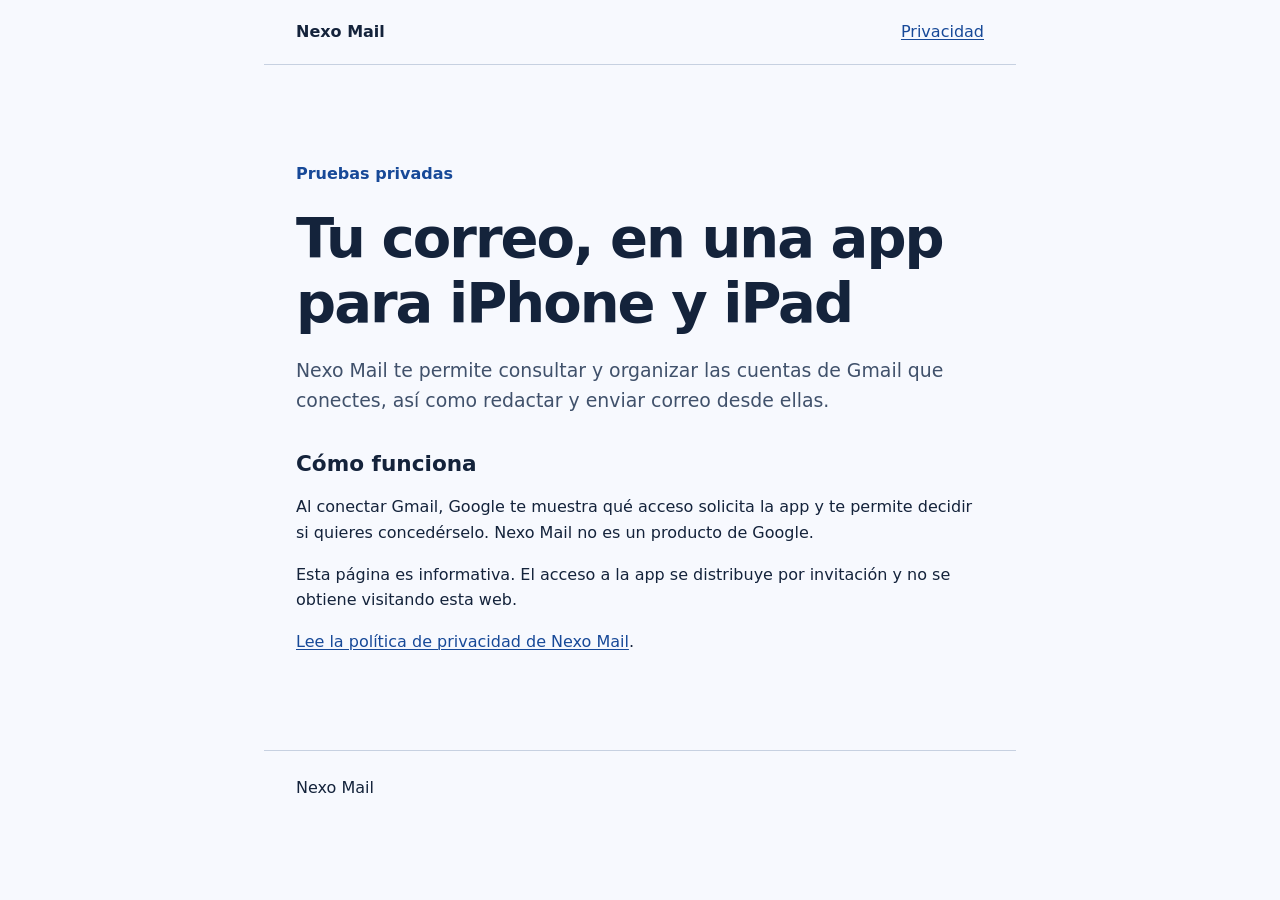
<file: index.html>
<!doctype html>
<html lang="es">
<head>
<meta charset="utf-8">
<meta name="viewport" content="width=device-width, initial-scale=1">
<meta name="description" content="Nexo Mail, un cliente de Gmail para iPhone y iPad en pruebas privadas.">
<title>Nexo Mail · Correo para iPhone y iPad</title>
<link rel="stylesheet" href="style.css">
</head>
<body>
<header><a href="./" class="brand">Nexo Mail</a><a href="privacy.html">Privacidad</a></header>
<main>
<p class="tag">Pruebas privadas</p>
<h1>Tu correo, en una app para iPhone y iPad</h1>
<p class="intro">Nexo Mail te permite consultar y organizar las cuentas de Gmail que conectes, así como redactar y enviar correo desde ellas.</p>
<section>
<h2>Cómo funciona</h2>
<p>Al conectar Gmail, Google te muestra qué acceso solicita la app y te permite decidir si quieres concedérselo. Nexo Mail no es un producto de Google.</p>
<p>Esta página es informativa. El acceso a la app se distribuye por invitación y no se obtiene visitando esta web.</p>
<p><a href="privacy.html">Lee la política de privacidad de Nexo Mail</a>.</p>
</section>
</main>
<footer>Nexo Mail</footer>
</body>
</html>
</file>
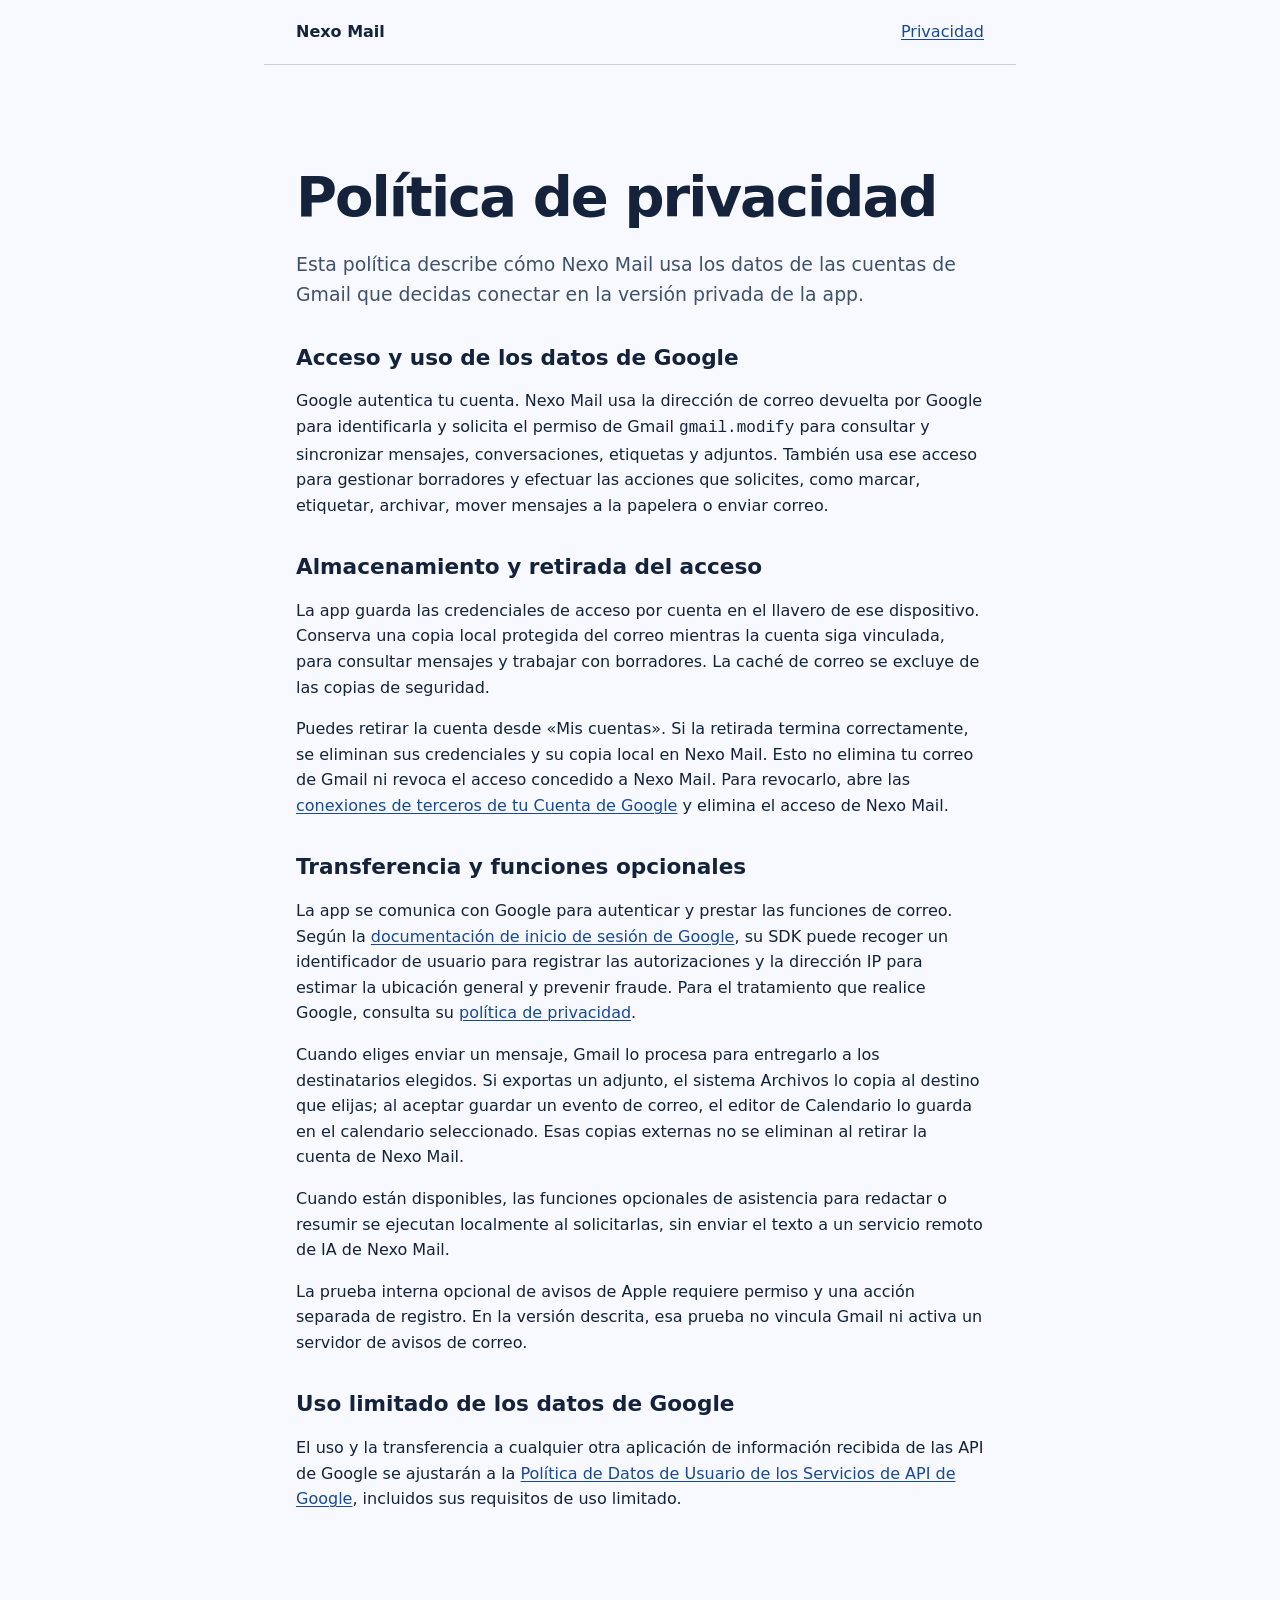
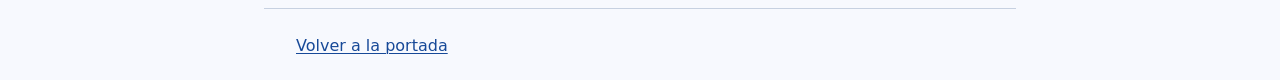
<file: privacy.html>
<!doctype html>
<html lang="es">
<head>
<meta charset="utf-8">
<meta name="viewport" content="width=device-width, initial-scale=1">
<meta name="description" content="Cómo Nexo Mail accede, usa, almacena y comparte los datos de Google.">
<title>Política de privacidad · Nexo Mail</title>
<link rel="stylesheet" href="style.css">
</head>
<body>
<header><a href="./" class="brand">Nexo Mail</a><a href="privacy.html" aria-current="page">Privacidad</a></header>
<main>
<h1>Política de privacidad</h1>
<p class="intro">Esta política describe cómo Nexo Mail usa los datos de las cuentas de Gmail que decidas conectar en la versión privada de la app.</p>
<section>
<h2>Acceso y uso de los datos de Google</h2>
<p>Google autentica tu cuenta. Nexo Mail usa la dirección de correo devuelta por Google para identificarla y solicita el permiso de Gmail <code>gmail.modify</code> para consultar y sincronizar mensajes, conversaciones, etiquetas y adjuntos. También usa ese acceso para gestionar borradores y efectuar las acciones que solicites, como marcar, etiquetar, archivar, mover mensajes a la papelera o enviar correo.</p>
<h2>Almacenamiento y retirada del acceso</h2>
<p>La app guarda las credenciales de acceso por cuenta en el llavero de ese dispositivo. Conserva una copia local protegida del correo mientras la cuenta siga vinculada, para consultar mensajes y trabajar con borradores. La caché de correo se excluye de las copias de seguridad.</p>
<p>Puedes retirar la cuenta desde «Mis cuentas». Si la retirada termina correctamente, se eliminan sus credenciales y su copia local en Nexo Mail. Esto no elimina tu correo de Gmail ni revoca el acceso concedido a Nexo Mail. Para revocarlo, abre las <a href="https://myaccount.google.com/connections">conexiones de terceros de tu Cuenta de Google</a> y elimina el acceso de Nexo Mail.</p>
<h2>Transferencia y funciones opcionales</h2>
<p>La app se comunica con Google para autenticar y prestar las funciones de correo. Según la <a href="https://developers.google.com/identity/sign-in/ios/app-privacy">documentación de inicio de sesión de Google</a>, su SDK puede recoger un identificador de usuario para registrar las autorizaciones y la dirección IP para estimar la ubicación general y prevenir fraude. Para el tratamiento que realice Google, consulta su <a href="https://policies.google.com/privacy?hl=es">política de privacidad</a>.</p>
<p>Cuando eliges enviar un mensaje, Gmail lo procesa para entregarlo a los destinatarios elegidos. Si exportas un adjunto, el sistema Archivos lo copia al destino que elijas; al aceptar guardar un evento de correo, el editor de Calendario lo guarda en el calendario seleccionado. Esas copias externas no se eliminan al retirar la cuenta de Nexo Mail.</p>
<p>Cuando están disponibles, las funciones opcionales de asistencia para redactar o resumir se ejecutan localmente al solicitarlas, sin enviar el texto a un servicio remoto de IA de Nexo Mail.</p>
<p>La prueba interna opcional de avisos de Apple requiere permiso y una acción separada de registro. En la versión descrita, esa prueba no vincula Gmail ni activa un servidor de avisos de correo.</p>
<h2>Uso limitado de los datos de Google</h2>
<p>El uso y la transferencia a cualquier otra aplicación de información recibida de las API de Google se ajustarán a la <a href="https://developers.google.com/terms/api-services-user-data-policy">Política de Datos de Usuario de los Servicios de API de Google</a>, incluidos sus requisitos de uso limitado.</p>
</section>
</main>
<footer><a href="./">Volver a la portada</a></footer>
</body>
</html>
</file>
<file: style.css>
:root{color-scheme:light dark;--bg:#f7f9fe;--ink:#14233b;--link:#174998;--soft:#40516b;--line:#c7d1e1}
@media(prefers-color-scheme:dark){:root{--bg:#111a28;--ink:#edf3fe;--link:#a1c6ff;--soft:#bccbe2;--line:#42516a}}
*{box-sizing:border-box}
body{margin:0;background:var(--bg);color:var(--ink);font:1rem/1.6 system-ui,sans-serif}
header,main,footer{margin-inline:auto;max-width:47rem;padding-inline:clamp(1rem,5vw,2rem)}
header{padding-block:1.2rem;display:flex;flex-wrap:wrap;justify-content:space-between;gap:.5rem;border-bottom:1px solid var(--line)}
a{color:var(--link);text-decoration-thickness:.08em;text-underline-offset:.15em}
a:focus-visible{outline:2px solid currentColor;outline-offset:4px}
.brand{font-weight:750;color:var(--ink);text-decoration:none}
main{padding-block:clamp(2.5rem,8vw,5rem)}
h1,h2{line-height:1.15}
h1{font-size:clamp(2rem,7vw,3.5rem);letter-spacing:-.035em;margin:.35em 0}
h2{font-size:1.35rem;margin-top:1.7em}
.tag{font-weight:700;color:var(--link)}
.intro{font-size:1.18rem;color:var(--soft)}
footer{padding-block:1.5rem;border-top:1px solid var(--line)}
</file>
